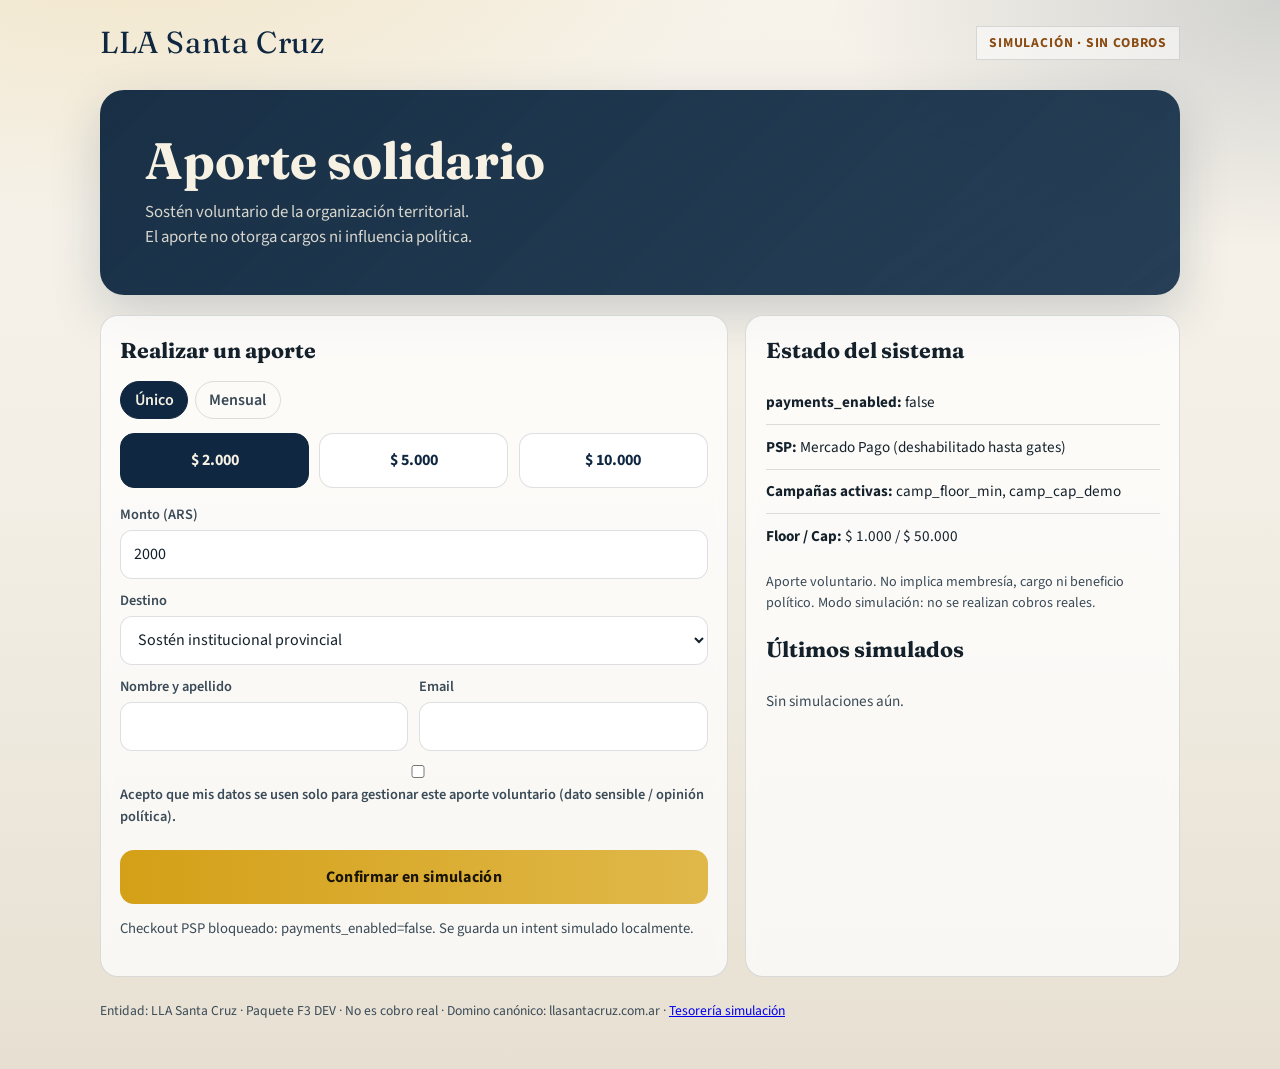
<file: exports/lla-sc-aportes-f1/web/index.html>
<!doctype html>
<html lang="es-AR">
<head>
  <meta charset="utf-8" />
  <meta name="viewport" content="width=device-width, initial-scale=1" />
  <title>Aportes — LLA Santa Cruz (simulación F1)</title>
  <meta name="robots" content="noindex,nofollow" />
  <link rel="stylesheet" href="./styles.css" />
</head>
<body>
  <div class="wrap">
    <header class="topbar">
      <div class="brand">LLA Santa Cruz</div>
      <div class="badge" id="simBadge">Simulación · sin cobros</div>
    </header>

    <section class="hero">
      <h1>Aporte solidario</h1>
      <p>Sostén voluntario de la organización territorial. El aporte no otorga cargos ni influencia política.</p>
    </section>

    <div class="grid">
      <section class="panel" aria-labelledby="formTitle">
        <h2 id="formTitle">Realizar un aporte</h2>
        <div class="campaign-banner" id="campaignBanner" hidden></div>

        <div class="tabs" role="tablist">
          <button type="button" class="tab is-active" data-mode="one_time" id="tabOnce">Único</button>
          <button type="button" class="tab" data-mode="recurring" id="tabMonth">Mensual</button>
        </div>

        <div class="amounts" id="amountButtons" aria-label="Montos sugeridos"></div>

        <label for="amountInput">Monto (ARS)</label>
        <input id="amountInput" type="number" min="0" step="100" inputmode="numeric" />

        <label for="destination">Destino</label>
        <select id="destination"></select>

        <div class="row-2">
          <div>
            <label for="name">Nombre y apellido</label>
            <input id="name" type="text" autocomplete="name" />
          </div>
          <div>
            <label for="email">Email</label>
            <input id="email" type="email" autocomplete="email" />
          </div>
        </div>

        <label>
          <input id="consent" type="checkbox" />
          Acepto que mis datos se usen solo para gestionar este aporte voluntario (dato sensible / opinión política).
        </label>

        <button class="cta" id="submitBtn" type="button">Confirmar en simulación</button>
        <p class="note" id="statusNote"></p>
        <p class="error" id="errorBox" hidden></p>
        <div class="receipt" id="receiptBox" hidden></div>
      </section>

      <aside class="panel">
        <h2>Estado del sistema</h2>
        <ul class="side-list">
          <li><strong>payments_enabled:</strong> <span id="payFlag">false</span></li>
          <li><strong>PSP:</strong> Mercado Pago (deshabilitado hasta gates)</li>
          <li><strong>Campañas activas:</strong> <span id="activeCamps">—</span></li>
          <li><strong>Floor / Cap:</strong> <span id="floorCap">—</span></li>
        </ul>
        <p class="muted" id="disclaimerText"></p>
        <h2 style="margin-top:1.2rem">Últimos simulados</h2>
        <ul class="side-list" id="historyList"></ul>
      </aside>
    </div>

    <footer>
      Entidad: LLA Santa Cruz · Paquete F3 DEV · No es cobro real ·
      Domino canónico: llasantacruz.com.ar ·
      <a href="./tesoreria.html">Tesorería simulación</a>
    </footer>
  </div>

  <script src="./campaign-engine.js"></script>
  <script src="./app.js"></script>
</body>
</html>
</file>
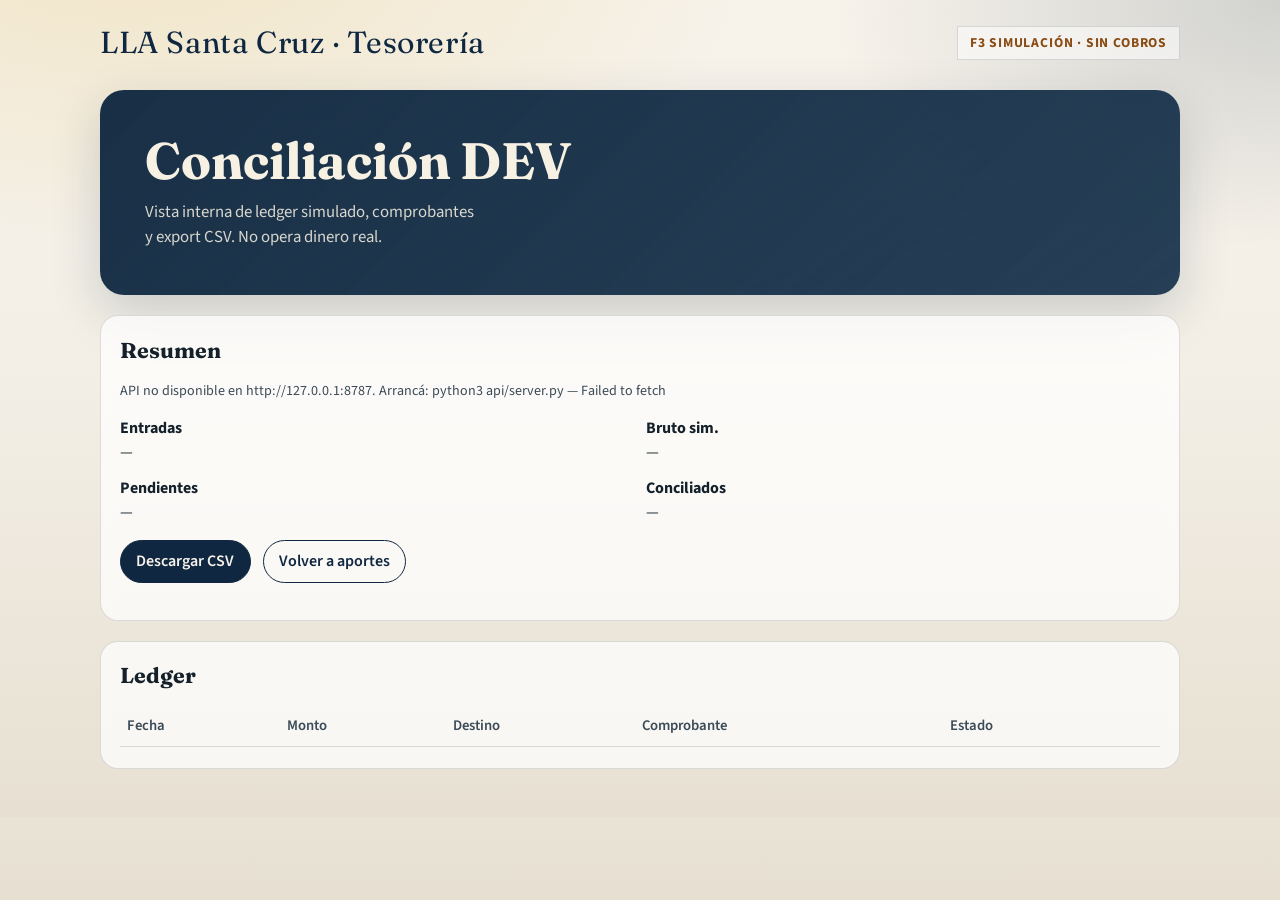
<file: exports/lla-sc-aportes-f1/web/tesoreria.html>
<!doctype html>
<html lang="es-AR">
<head>
  <meta charset="utf-8" />
  <meta name="viewport" content="width=device-width, initial-scale=1" />
  <title>Tesorería simulación — LLA Santa Cruz</title>
  <meta name="robots" content="noindex,nofollow" />
  <link rel="stylesheet" href="./styles.css" />
</head>
<body>
  <div class="wrap">
    <header class="topbar">
      <div class="brand">LLA Santa Cruz · Tesorería</div>
      <div class="badge">F3 simulación · sin cobros</div>
    </header>

    <section class="hero">
      <h1>Conciliación DEV</h1>
      <p>Vista interna de ledger simulado, comprobantes y export CSV. No opera dinero real.</p>
    </section>

    <section class="panel">
      <h2>Resumen</h2>
      <p id="apiStatus" class="muted">Conectando API…</p>
      <div class="row-2" id="summaryGrid">
        <div><strong>Entradas</strong><div id="sumEntries">—</div></div>
        <div><strong>Bruto sim.</strong><div id="sumGross">—</div></div>
        <div><strong>Pendientes</strong><div id="sumPending">—</div></div>
        <div><strong>Conciliados</strong><div id="sumOk">—</div></div>
      </div>
      <p class="actions" style="margin-top:1rem">
        <a class="btn" id="exportLink" href="#">Descargar CSV</a>
        <a class="btn secondary" href="./index.html">Volver a aportes</a>
      </p>
    </section>

    <section class="panel" style="margin-top:1.25rem">
      <h2>Ledger</h2>
      <div class="table-wrap">
        <table class="data" id="ledgerTable">
          <thead>
            <tr>
              <th>Fecha</th>
              <th>Monto</th>
              <th>Destino</th>
              <th>Comprobante</th>
              <th>Estado</th>
              <th></th>
            </tr>
          </thead>
          <tbody></tbody>
        </table>
      </div>
    </section>
  </div>
  <script src="./tesoreria.js"></script>
</body>
</html>
</file>
<file: exports/lla-sc-aportes-f1/web/styles.css>
@import url("https://fonts.googleapis.com/css2?family=Fraunces:opsz,wght@9..144,600;9..144,700&family=Source+Sans+3:wght@400;600;700&display=swap");

:root {
  --ink: #14212b;
  --ink-soft: #3a4a57;
  --paper: #f3efe6;
  --paper-2: #e7e0d2;
  --band: #0f2740;
  --accent: #d4a017;
  --accent-ink: #1a1405;
  --ok: #1f6b4a;
  --warn: #8a4b12;
  --line: rgba(20, 33, 43, 0.14);
  --shadow: 0 18px 50px rgba(15, 39, 64, 0.18);
  --radius: 18px;
  --font-display: "Fraunces", Georgia, serif;
  --font-body: "Source Sans 3", "Segoe UI", sans-serif;
}

* { box-sizing: border-box; }

html, body {
  margin: 0;
  min-height: 100%;
  font-family: var(--font-body);
  color: var(--ink);
  background:
    radial-gradient(1200px 600px at 10% -10%, rgba(212, 160, 23, 0.18), transparent 55%),
    radial-gradient(900px 500px at 100% 0%, rgba(15, 39, 64, 0.16), transparent 50%),
    linear-gradient(180deg, #f7f3eb 0%, var(--paper) 45%, var(--paper-2) 100%);
}

body {
  line-height: 1.5;
}

.wrap {
  width: min(1080px, calc(100% - 2rem));
  margin: 0 auto;
  padding: 1.25rem 0 3rem;
}

.topbar {
  display: flex;
  justify-content: space-between;
  align-items: center;
  gap: 1rem;
  margin-bottom: 1.5rem;
}

.brand {
  font-family: var(--font-display);
  font-size: clamp(1.4rem, 2.5vw, 1.9rem);
  letter-spacing: 0.02em;
  color: var(--band);
}

.badge {
  display: inline-flex;
  align-items: center;
  gap: 0.4rem;
  padding: 0.35rem 0.75rem;
  border: 1px solid var(--line);
  background: rgba(255, 255, 255, 0.55);
  color: var(--warn);
  font-size: 0.85rem;
  font-weight: 700;
  text-transform: uppercase;
  letter-spacing: 0.06em;
}

.hero {
  position: relative;
  overflow: hidden;
  border-radius: calc(var(--radius) + 6px);
  background:
    linear-gradient(135deg, rgba(15, 39, 64, 0.96), rgba(20, 48, 74, 0.92)),
    repeating-linear-gradient(
      -35deg,
      rgba(212, 160, 23, 0.08) 0 12px,
      transparent 12px 24px
    );
  color: #f7f1e4;
  padding: clamp(1.6rem, 4vw, 2.8rem);
  box-shadow: var(--shadow);
  margin-bottom: 1.25rem;
}

.hero h1 {
  font-family: var(--font-display);
  font-size: clamp(2rem, 5vw, 3.2rem);
  line-height: 1.05;
  margin: 0 0 0.75rem;
  max-width: 14ch;
}

.hero p {
  margin: 0;
  max-width: 42ch;
  color: rgba(247, 241, 228, 0.86);
  font-size: 1.05rem;
}

.grid {
  display: grid;
  grid-template-columns: 1.3fr 0.9fr;
  gap: 1.1rem;
}

@media (max-width: 860px) {
  .grid { grid-template-columns: 1fr; }
}

.panel {
  background: rgba(255, 255, 255, 0.72);
  border: 1px solid var(--line);
  border-radius: var(--radius);
  padding: 1.15rem 1.2rem 1.3rem;
  backdrop-filter: blur(6px);
}

.panel h2 {
  font-family: var(--font-display);
  font-size: 1.35rem;
  margin: 0 0 0.85rem;
}

.campaign-banner {
  margin-bottom: 1rem;
  padding: 0.85rem 1rem;
  border-left: 4px solid var(--accent);
  background: rgba(212, 160, 23, 0.12);
  color: var(--ink-soft);
}

.amounts {
  display: grid;
  grid-template-columns: repeat(3, 1fr);
  gap: 0.65rem;
  margin: 0.85rem 0 1rem;
}

@media (max-width: 560px) {
  .amounts { grid-template-columns: 1fr; }
}

.amount-btn {
  appearance: none;
  border: 1px solid var(--line);
  background: #fff;
  border-radius: 14px;
  padding: 0.9rem 0.7rem;
  font: inherit;
  font-weight: 700;
  color: var(--band);
  cursor: pointer;
  transition: transform 0.15s ease, border-color 0.15s ease, background 0.15s ease;
}

.amount-btn:hover { transform: translateY(-1px); border-color: var(--accent); }
.amount-btn.is-active {
  background: var(--band);
  color: #f7f1e4;
  border-color: var(--band);
}

label {
  display: block;
  font-size: 0.9rem;
  font-weight: 600;
  color: var(--ink-soft);
  margin: 0.7rem 0 0.3rem;
}

input, select {
  width: 100%;
  border: 1px solid var(--line);
  border-radius: 12px;
  padding: 0.7rem 0.8rem;
  font: inherit;
  background: #fff;
  color: var(--ink);
}

.row-2 {
  display: grid;
  grid-template-columns: 1fr 1fr;
  gap: 0.7rem;
}

@media (max-width: 560px) {
  .row-2 { grid-template-columns: 1fr; }
}

.tabs {
  display: flex;
  gap: 0.4rem;
  margin-bottom: 0.8rem;
}

.tab {
  border: 1px solid var(--line);
  background: transparent;
  border-radius: 999px;
  padding: 0.4rem 0.85rem;
  font: inherit;
  font-weight: 600;
  cursor: pointer;
  color: var(--ink-soft);
}

.tab.is-active {
  background: var(--band);
  color: #f7f1e4;
  border-color: var(--band);
}

.cta {
  margin-top: 1.1rem;
  width: 100%;
  border: 0;
  border-radius: 14px;
  padding: 0.95rem 1rem;
  font: inherit;
  font-weight: 700;
  letter-spacing: 0.02em;
  background: linear-gradient(90deg, var(--accent), #e0b84a);
  color: var(--accent-ink);
  cursor: pointer;
  transition: filter 0.15s ease, transform 0.15s ease;
}

.cta:hover { filter: brightness(1.03); transform: translateY(-1px); }
.cta:disabled {
  cursor: not-allowed;
  filter: grayscale(0.3);
  opacity: 0.75;
  transform: none;
}

.note, .error, .ok {
  margin-top: 0.85rem;
  font-size: 0.92rem;
}

.note { color: var(--ink-soft); }
.error { color: #8b1e1e; font-weight: 600; }
.ok { color: var(--ok); font-weight: 600; }

.side-list {
  list-style: none;
  margin: 0;
  padding: 0;
}

.side-list li {
  padding: 0.65rem 0;
  border-bottom: 1px solid var(--line);
  font-size: 0.95rem;
}

.side-list li:last-child { border-bottom: 0; }

.muted { color: var(--ink-soft); font-size: 0.88rem; }

.receipt {
  margin-top: 1rem;
  padding: 0.85rem 1rem;
  border-radius: 12px;
  background: rgba(31, 107, 74, 0.08);
  border: 1px dashed rgba(31, 107, 74, 0.35);
}

.boosted option { font-weight: 700; }

.actions {
  display: flex;
  flex-wrap: wrap;
  gap: 0.75rem;
  align-items: center;
}

a.btn, button.btn {
  display: inline-flex;
  align-items: center;
  justify-content: center;
  padding: 0.55rem 0.95rem;
  border-radius: 999px;
  border: 1px solid var(--band);
  background: var(--band);
  color: #f7f3eb;
  text-decoration: none;
  font: inherit;
  font-weight: 600;
  cursor: pointer;
}

a.btn.secondary, button.btn.secondary {
  background: transparent;
  color: var(--band);
}

.table-wrap {
  overflow-x: auto;
}

table.data {
  width: 100%;
  border-collapse: collapse;
  font-size: 0.92rem;
}

table.data th,
table.data td {
  text-align: left;
  padding: 0.55rem 0.4rem;
  border-bottom: 1px solid var(--line);
  vertical-align: middle;
}

table.data th {
  color: var(--ink-soft);
  font-weight: 600;
}

footer {
  margin-top: 1.5rem;
  color: var(--ink-soft);
  font-size: 0.85rem;
}
</file>
